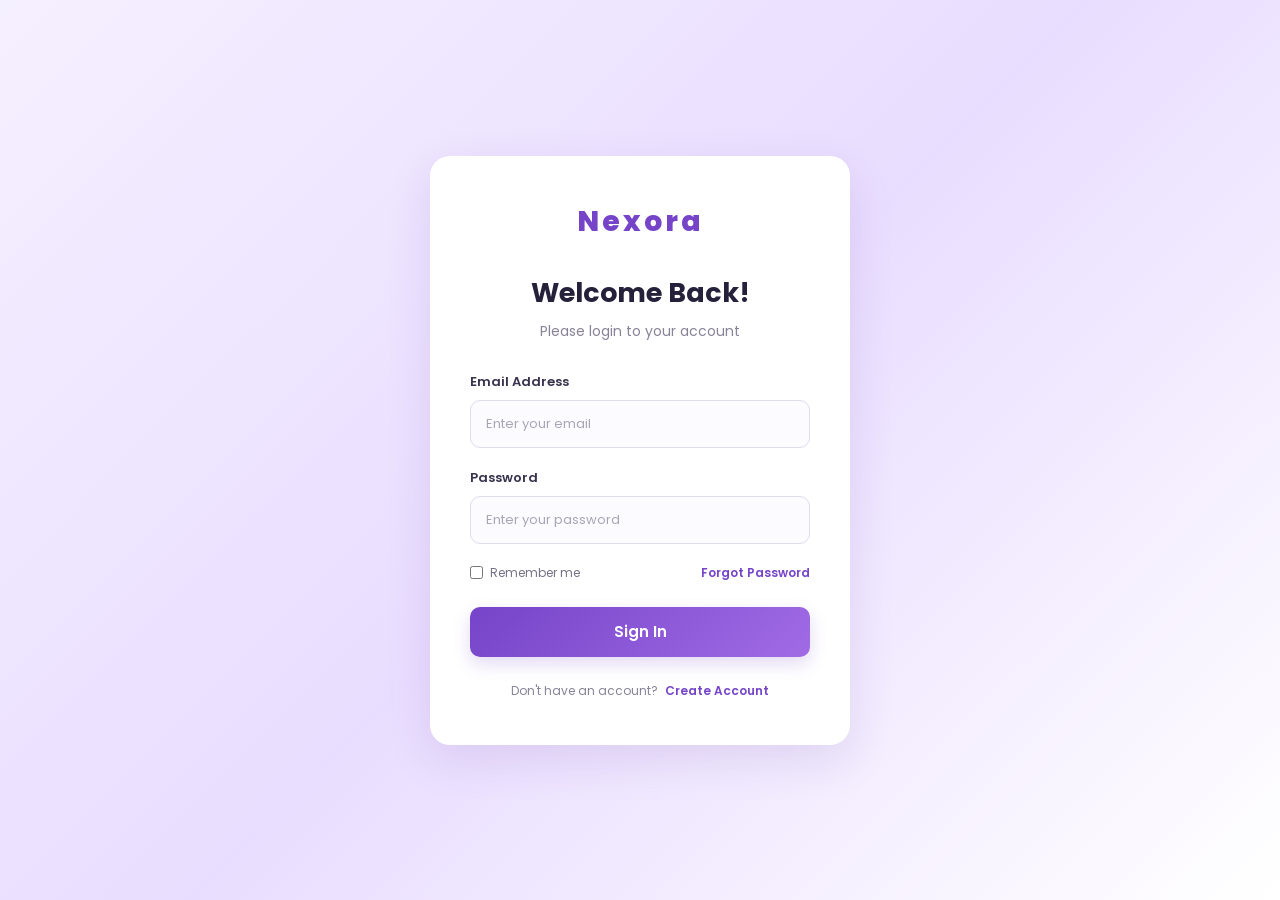
<file: index.html>
<!DOCTYPE html> 
<html lang="en">
    <head>
        <meta charset="UTF-8">
        <meta name="viewport" content="width=device-width, initial-scale=1.0">

        <title>Login | Nexora</title>

        <link rel="stylesheet" href="style.css">
    </head>

    <body>
        <div class="container">

            <div class="login-box">
                <div class="logo">
                    <h2>Nexora</h2>
                </div>

                <div class="heading">
                    <h1>Welcome Back!</h1>
                    <p>Please login to your account</p>
                </div>

                <form id="loginForm">
                    <div class="input-group">
                        <label for="email">Email Address</label>
                        <input type="email" id="email" placeholder="Enter your email" required>
                    </div>

                    <div class="input-group">
                        <label for="password">Password</label>
                        <input type="password" id="password" placeholder="Enter your password" required>
                    </div>

                    <div class="form-options">
                        <label>
                            <input type="checkbox">
                            Remember me
                        </label>

                        <a href="#">Forgot Password</a>
                    </div>

                    <button type="submit" class="login-btn">Sign In</button>
                </form>

                <div class="signup-link">
                    <p>Don't have an account?
                        <a href="signup.html">Create Account</a>
                    </p>
                </div>
            </div>
        </div>

        <script src="script.js"></script>
    </body>
</html>
</file>
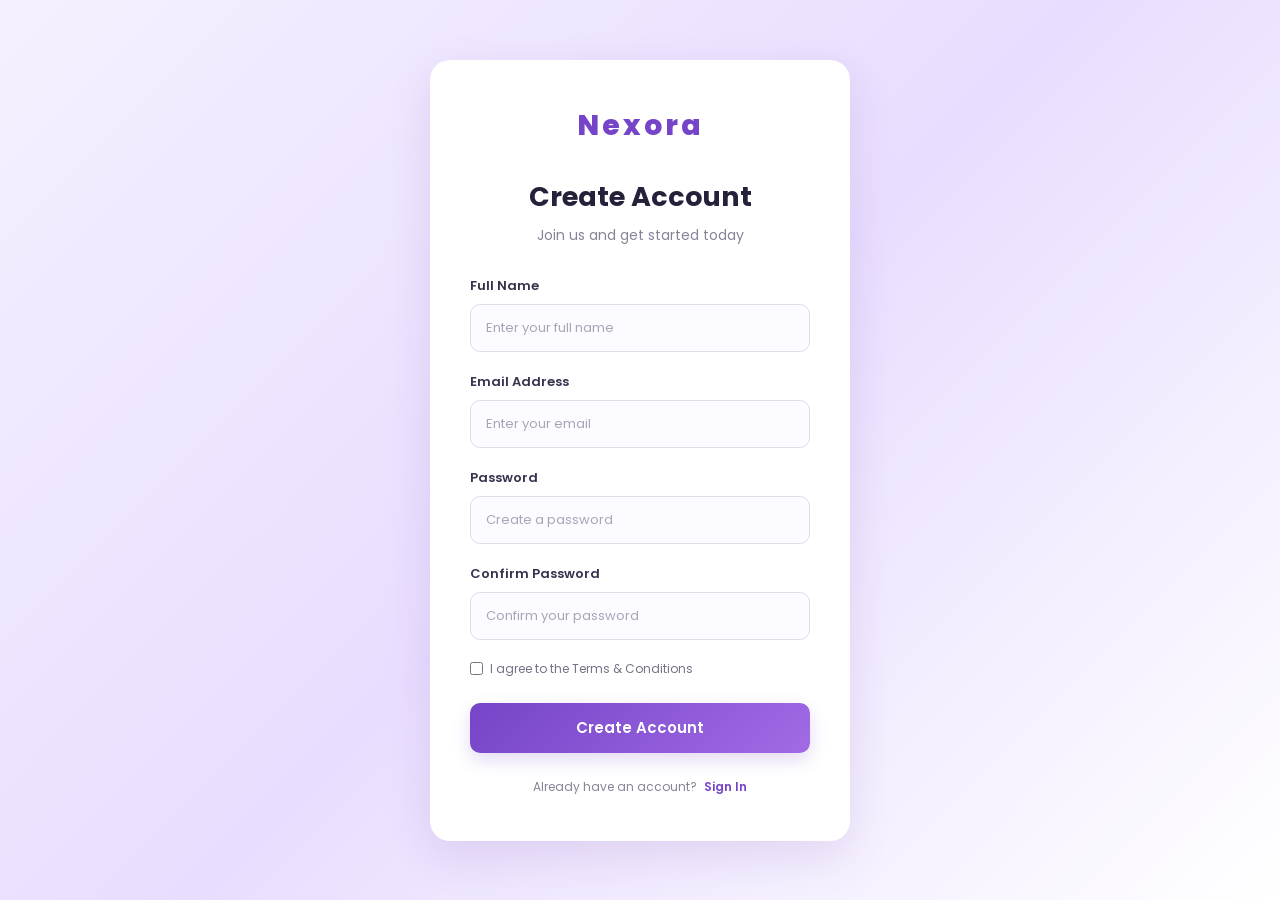
<file: signup.html>
<!DOCTYPE html> 
<html lang="en">
    <head>
        <meta charset="UTF-8">
        <meta name="viewport" content="width=device-width, initial-scale=1.0">

        <title>signup | Nexora</title>

        <link rel="stylesheet" href="style.css">
    </head>

    <body>
        <div class="container">

            <div class="login-box">
                <div class="logo">
                    <h2>Nexora</h2>
                </div>

                <div class="heading">
                    <h1>Create Account</h1>
                    <p>Join us and get started today</p>
                </div>

                <form id="signupForm">
                    <div class="input-group">
                        <label for="name">Full Name</label>
                        <input type="text" id="name" placeholder="Enter your full name" required>
                    </div>

                    <div class="input-group">
                        <label for="email">Email Address</label>
                        <input type="email" id="email" placeholder="Enter your email" required>
                    </div>

                    <div class="input-group">
                        <label for="password">Password</label>
                        <input type="password" id="password" placeholder="Create a password" minlength="8" required>
                    </div>

                    <div class="input-group">
                        <label for="confirmpassword">Confirm Password</label>
                        <input type="password" id="confirmpassword" placeholder="Confirm your password" required>
                    </div>

                    <div class="form-options">
                        <label>
                            <input type="checkbox" required>
                            I agree to the Terms & Conditions
                        </label>
                    </div>

                    <button type="submit" class="login-btn">Create Account</button>
                </form>

                <div class="signup-link">
                    <p>
                        Already have an account?
                        <a href="index.html">Sign In</a>
                    </p>
                </div>
            </div>
        </div>
        <script src="script.js"></script>
    </body>
</html>
</file>
<file: style.css>
@import url('https://fonts.googleapis.com/css2?family=Poppins:wght@300;400;500;600;700;800&display=swap');

* {
    margin: 0;
    padding: 0;
    box-sizing: border-box;
    font-family: 'Poppins', sans-serif;
}

body {
    min-height: 100vh;
    display: flex;
    justify-content: center;
    align-items: center;
    background: linear-gradient(135deg, #f5f0ff, #e9ddff, #ffffff);
    padding: 20px;
}

/* Main Container */

.container {
    width: 100%;
    max-width: 450px;
    padding: 15px;
}

/* Login and Signup Box */

.login-box {
    width: 100%;
    background: #ffffff;
    padding: 45px 40px;
    border-radius: 20px;
    box-shadow: 0 15px 45px rgba(91, 45, 150, 0.12);
    animation: fadeIn 0.8s ease;
}

/* Logo */

.logo {
    text-align: center;
    margin-bottom: 30px;
}

.logo h2 {
    color: #7544c8;
    font-size: 28px;
    font-weight: 800;
    letter-spacing: 3px;
}

/* Heading */

.heading {
    text-align: center;
    margin-bottom: 30px;
}

.heading h1 {
    color: #25213a;
    font-size: 27px;
    font-weight: 700;
    margin-bottom: 8px;
}

.heading p {
    color: #888397;
    font-size: 14px;
}

/* Input Groups */

.input-group {
    margin-bottom: 20px;
}

.input-group label {
    display: block;
    color: #39334e;
    font-size: 13px;
    font-weight: 600;
    margin-bottom: 8px;
}

.input-group input {
    width: 100%;
    height: 48px;
    padding: 0 15px;
    border: 1px solid #e2dbea;
    border-radius: 10px;
    outline: none;
    font-size: 13px;
    color: #333;
    background: #fcfbff;
    transition: 0.3s ease;
}

.input-group input:focus {
    border-color: #8854d0;
    box-shadow: 0 0 0 3px rgba(136, 84, 208, 0.12);
    background: #ffffff;
}

.input-group input::placeholder {
    color: #aaa5b5;
}

/* Form Options */

.form-options {
    display: flex;
    justify-content: space-between;
    align-items: center;
    flex-wrap: wrap;
    gap: 10px;
    margin-bottom: 25px;
}

.form-options label {
    display: flex;
    align-items: center;
    gap: 7px;
    color: #777187;
    font-size: 12px;
    cursor: pointer;
}

.form-options input[type="checkbox"] {
    accent-color: #7544c8;
    cursor: pointer;
}

.form-options a {
    color: #7544c8;
    font-size: 12px;
    font-weight: 600;
    text-decoration: none;
}

.form-options a:hover {
    text-decoration: underline;
}

/* Buttons */

.login-btn {
    width: 100%;
    height: 50px;
    border: none;
    border-radius: 10px;
    background: linear-gradient(135deg, #7544c8, #a16be5);
    color: #ffffff;
    font-size: 15px;
    font-weight: 600;
    cursor: pointer;
    transition: 0.3s ease;
    box-shadow: 0 7px 18px rgba(117, 68, 200, 0.2);
}

.login-btn:hover {
    transform: translateY(-3px);
    box-shadow: 0 10px 25px rgba(117, 68, 200, 0.3);
}

.login-btn:active {
    transform: scale(0.98);
}

/* Signup Link */

.signup-link {
    text-align: center;
    margin-top: 25px;
}

.signup-link p {
    color: #888397;
    font-size: 12px;
}

.signup-link a {
    color: #7544c8;
    font-weight: 600;
    text-decoration: none;
    margin-left: 4px;
}

.signup-link a:hover {
    text-decoration: underline;
}

/* Animation */

@keyframes fadeIn {
    from {
        opacity: 0;
        transform: translateY(20px);
    }

    to {
        opacity: 1;
        transform: translateY(0);
    }
}

/* Tablet Responsive */

@media (max-width: 768px) {

    .container {
        max-width: 420px;
    }

    .login-box {
        padding: 40px 30px;
    }

}

/* Mobile Responsive */

@media (max-width: 480px) {

    body {
        padding: 15px;
    }

    .container {
        padding: 5px;
    }

    .login-box {
        padding: 35px 22px;
        border-radius: 16px;
    }

    .logo h2 {
        font-size: 25px;
    }

    .heading h1 {
        font-size: 23px;
    }

    .heading p {
        font-size: 12px;
    }

    .input-group input {
        height: 46px;
    }

    .form-options label,
    .form-options a {
        font-size: 11px;
    }

}
</file>
